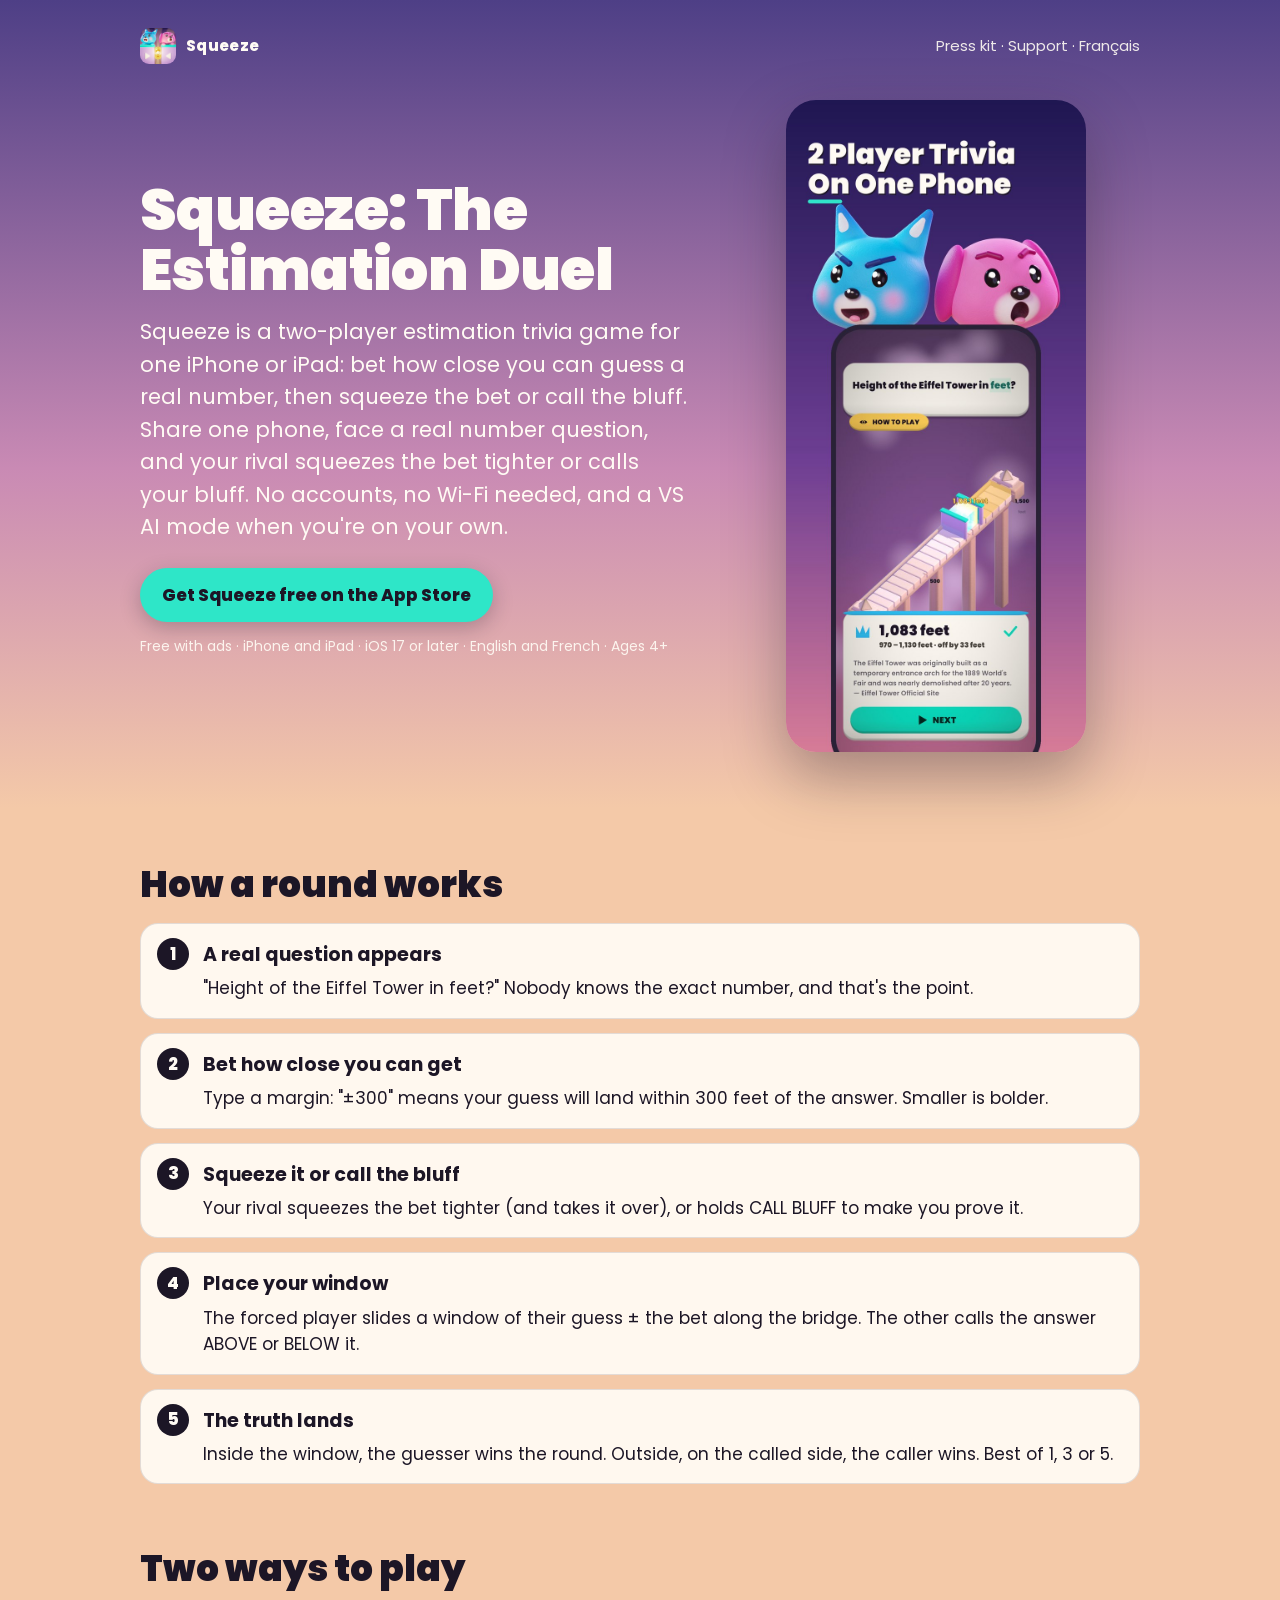
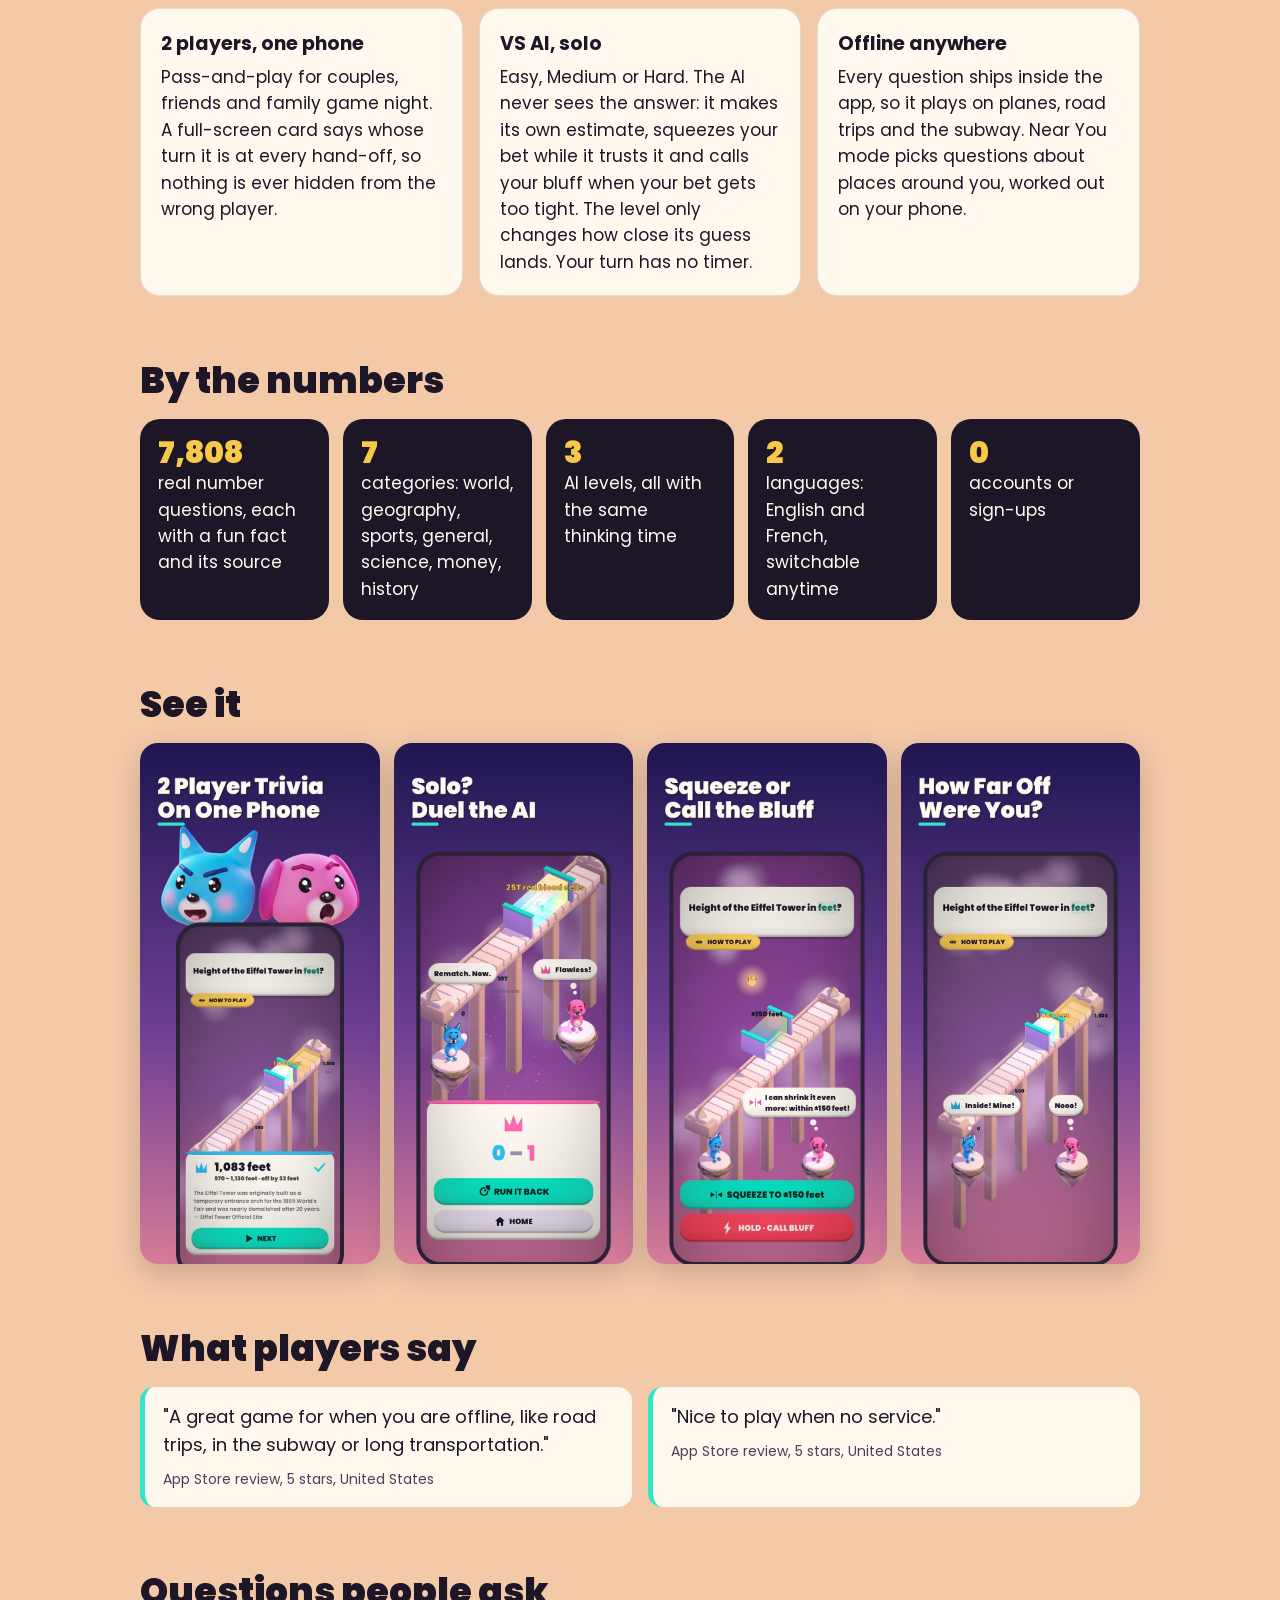
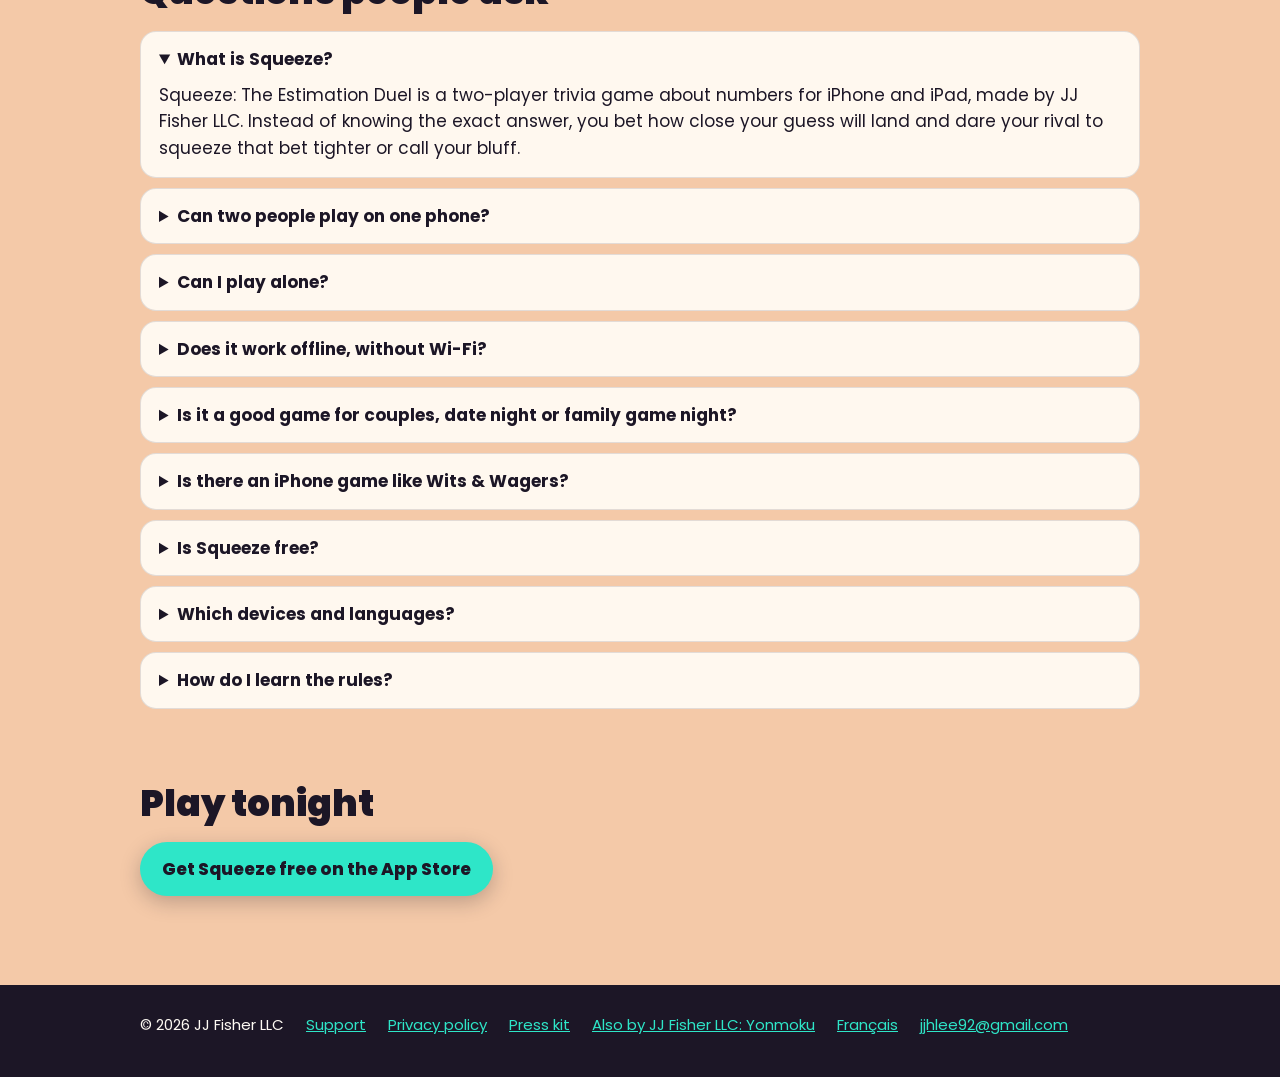
<file: index.html>
<!DOCTYPE html>
<html lang="en">
<head>
<meta charset="utf-8">
<meta name="viewport" content="width=device-width, initial-scale=1">
<title>Squeeze: The Estimation Duel, a two-player trivia game on one iPhone</title>
<meta name="description" content="Squeeze is a two-player estimation trivia game for one iPhone or iPad: bet how close you can guess a real number, then squeeze the bet or call the bluff. Free, plays offline, or solo against an AI.">
<link rel="canonical" href="https://jjfisherdev.github.io/">
<link rel="alternate" hreflang="en" href="https://jjfisherdev.github.io/">
<link rel="alternate" hreflang="fr" href="https://jjfisherdev.github.io/fr/">
<link rel="alternate" hreflang="x-default" href="https://jjfisherdev.github.io/">
<meta name="apple-itunes-app" content="app-id=6803632348">
<meta property="og:type" content="website">
<meta property="og:site_name" content="Squeeze: The Estimation Duel">
<meta property="og:title" content="Squeeze: The Estimation Duel">
<meta property="og:description" content="Two players, one phone: bet how close you can guess a real number, squeeze the bet or call the bluff. Free on iPhone and iPad, plays offline.">
<meta property="og:url" content="https://jjfisherdev.github.io/">
<meta property="og:image" content="https://jjfisherdev.github.io/img/og.jpg">
<meta property="og:image:width" content="1200"><meta property="og:image:height" content="630">
<meta name="twitter:card" content="summary_large_image">
<link rel="icon" type="image/png" href="/img/favicon-64.png">
<link rel="apple-touch-icon" href="/img/apple-touch-icon.png">
<link rel="preconnect" href="https://fonts.googleapis.com"><link rel="preconnect" href="https://fonts.gstatic.com" crossorigin>
<link rel="stylesheet" href="https://fonts.googleapis.com/css2?family=Poppins:wght@400;700;800;900&display=swap">
<link rel="stylesheet" href="/site.css">
<script type="application/ld+json">
{
  "@context": "https://schema.org",
  "@graph": [
    {
      "@type": ["MobileApplication", "VideoGame"],
      "@id": "https://jjfisherdev.github.io/#app",
      "name": "Squeeze: The Estimation Duel",
      "alternateName": ["Squeeze", "Squeeze: Le duel au pifomètre"],
      "description": "Squeeze is a two-player estimation trivia game for one iPhone or iPad: bet how close you can guess a real number, then squeeze the bet or call the bluff. Two players share one device, or one player duels an AI with three levels. Works offline, in English and French.",
      "url": "https://jjfisherdev.github.io/",
      "installUrl": "https://apps.apple.com/us/app/squeeze-the-estimation-duel/id6803632348",
      "sameAs": ["https://apps.apple.com/us/app/squeeze-the-estimation-duel/id6803632348", "https://apps.apple.com/fr/app/id6803632348"],
      "image": "https://jjfisherdev.github.io/img/icon-512.png",
      "screenshot": ["https://jjfisherdev.github.io/img/en-01-two-players.jpg", "https://jjfisherdev.github.io/img/en-04-squeeze-it.jpg"],
      "operatingSystem": "iOS 17.0 or later",
      "applicationCategory": "GameApplication",
      "applicationSubCategory": "Trivia",
      "genre": ["Trivia", "Party game", "Estimation game", "Board game"],
      "gamePlatform": ["iPhone", "iPad"],
      "playMode": ["SinglePlayer", "MultiPlayer"],
      "numberOfPlayers": {"@type": "QuantitativeValue", "minValue": 1, "maxValue": 2},
      "inLanguage": ["en", "fr"],
      "contentRating": "4+",
      "offers": {"@type": "Offer", "price": "0", "priceCurrency": "USD"},
      "publisher": {"@id": "https://jjfisherdev.github.io/#org"},
      "author": {"@id": "https://jjfisherdev.github.io/#org"}
    },
    {
      "@type": "Organization",
      "@id": "https://jjfisherdev.github.io/#org",
      "name": "JJ Fisher LLC",
      "url": "https://jjfisherdev.github.io/",
      "email": "jjhlee92@gmail.com"
    }
  ]
}
</script>
</head>
<body>
<header class="hero">
  <div class="wrap">
    <nav class="top">
      <a class="brand" href="/"><img src="/img/apple-touch-icon.png" alt="" width="36" height="36">Squeeze</a>
      <span><a href="/press/">Press kit</a> · <a href="/squeeze-support/">Support</a> · <a href="/fr/" hreflang="fr" lang="fr">Français</a></span>
    </nav>
    <div class="hero-grid">
      <div>
        <h1>Squeeze: The Estimation Duel</h1>
        <p class="lede">Squeeze is a two-player estimation trivia game for one iPhone or iPad: bet how close you can guess a real number, then squeeze the bet or call the bluff. Share one phone, face a real number question, and your rival squeezes the bet tighter or calls your bluff. No accounts, no Wi-Fi needed, and a VS AI mode when you're on your own.</p>
        <a class="cta" href="https://apps.apple.com/us/app/squeeze-the-estimation-duel/id6803632348">Get Squeeze free on the App Store</a>
        <p class="meta-line">Free with ads · iPhone and iPad · iOS 17 or later · English and French · Ages 4+</p>
      </div>
      <img class="hero-shot" src="/img/en-01-two-players.jpg" width="300" height="652" alt="2 Player Trivia On One Phone: the fox and the dog peek over the reveal of 'Height of the Eiffel Tower in feet?': 1,083 feet, inside the window.">
    </div>
  </div>
</header>

<main class="wrap">
  <section id="how">
    <h2>How a round works</h2>
    <ol class="steps">
      <li><h3>A real question appears</h3>"Height of the Eiffel Tower in feet?" Nobody knows the exact number, and that's the point.</li>
      <li><h3>Bet how close you can get</h3>Type a margin: "±300" means your guess will land within 300 feet of the answer. Smaller is bolder.</li>
      <li><h3>Squeeze it or call the bluff</h3>Your rival squeezes the bet tighter (and takes it over), or holds CALL BLUFF to make you prove it.</li>
      <li><h3>Place your window</h3>The forced player slides a window of their guess ± the bet along the bridge. The other calls the answer ABOVE or BELOW it.</li>
      <li><h3>The truth lands</h3>Inside the window, the guesser wins the round. Outside, on the called side, the caller wins. Best of 1, 3 or 5.</li>
    </ol>
  </section>

  <section id="modes">
    <h2>Two ways to play</h2>
    <div class="cards">
      <div class="card"><h3>2 players, one phone</h3>Pass-and-play for couples, friends and family game night. A full-screen card says whose turn it is at every hand-off, so nothing is ever hidden from the wrong player.</div>
      <div class="card"><h3>VS AI, solo</h3>Easy, Medium or Hard. The AI never sees the answer: it makes its own estimate, squeezes your bet while it trusts it and calls your bluff when your bet gets too tight. The level only changes how close its guess lands. Your turn has no timer.</div>
      <div class="card"><h3>Offline anywhere</h3>Every question ships inside the app, so it plays on planes, road trips and the subway. Near You mode picks questions about places around you, worked out on your phone.</div>
    </div>
  </section>

  <section id="numbers">
    <h2>By the numbers</h2>
    <div class="stats">
      <div class="stat"><b>7,808</b>real number questions, each with a fun fact and its source</div>
      <div class="stat"><b>7</b>categories: world, geography, sports, general, science, money, history</div>
      <div class="stat"><b>3</b>AI levels, all with the same thinking time</div>
      <div class="stat"><b>2</b>languages: English and French, switchable anytime</div>
      <div class="stat"><b>0</b>accounts or sign-ups</div>
    </div>
  </section>

  <section id="screens">
    <h2>See it</h2>
    <div class="shots">
      <img src="/img/en-01-two-players.jpg" width="720" height="1564" loading="lazy" alt="2 Player Trivia On One Phone: the reveal, 1,083 feet lands inside the window.">
      <img src="/img/en-02-vs-ai.jpg" width="720" height="1564" loading="lazy" alt="Solo? Duel the AI: the final score of a match against the AI, 0 to 1.">
      <img src="/img/en-04-squeeze-it.jpg" width="720" height="1564" loading="lazy" alt="Squeeze or call the bluff: SQUEEZE TO ±150 feet, or HOLD to call the bluff.">
      <img src="/img/en-09-the-reveal.jpg" width="720" height="1564" loading="lazy" alt="How far off were you? Inside the window, the guesser wins.">
    </div>
  </section>

  <section id="players">
    <h2>What players say</h2>
    <div class="cards">
      <blockquote><p>"A great game for when you are offline, like road trips, in the subway or long transportation."</p><cite>App Store review, 5 stars, United States</cite></blockquote>
      <blockquote><p>"Nice to play when no service."</p><cite>App Store review, 5 stars, United States</cite></blockquote>
    </div>
  </section>

  <section id="faq">
    <h2>Questions people ask</h2>
    <details open><summary>What is Squeeze?</summary><p>Squeeze: The Estimation Duel is a two-player trivia game about numbers for iPhone and iPad, made by JJ Fisher LLC. Instead of knowing the exact answer, you bet how close your guess will land and dare your rival to squeeze that bet tighter or call your bluff.</p></details>
    <details><summary>Can two people play on one phone?</summary><p>Yes. Squeeze is built for pass-and-play: two players share one iPhone or iPad and hand it back and forth. No second device, no accounts and no internet connection are needed.</p></details>
    <details><summary>Can I play alone?</summary><p>Yes. VS AI is a one-player mode against a computer opponent with three levels (Easy, Medium, Hard). The AI never sees the answer; the level only sets how accurate its own estimate is.</p></details>
    <details><summary>Does it work offline, without Wi-Fi?</summary><p>Yes. All 7,808 questions are inside the app, so the game plays fully offline, on planes, road trips and the subway. Ads need a connection; without one, the game simply carries on.</p></details>
    <details><summary>Is it a good game for couples, date night or family game night?</summary><p>That's what it was made for: one phone, two players, best of 1, 3 or 5 rounds, and a story at every reveal. Questions are suitable for all ages (rated 4+).</p></details>
    <details><summary>Is there an iPhone game like Wits &amp; Wagers?</summary><p>If you like estimation trivia, where being close is what counts, Squeeze is a head-to-head take on it for two players on one phone, with betting on your margin and bluffing. It is a different game, not affiliated with Wits &amp; Wagers or North Star Games.</p></details>
    <details><summary>Is Squeeze free?</summary><p>Yes, free with ads: one at the end of every second or third match (never during a turn), plus one when you change the question more than twice in a match. There are no purchases. Ads are non-personalized, and Squeeze never asks to track you.</p></details>
    <details><summary>Which devices and languages?</summary><p>iPhone and iPad with iOS 17 or later, in English and French. Squeeze is not available on Android.</p></details>
    <details><summary>How do I learn the rules?</summary><p>The first time you open Squeeze, a HOW TO PLAY card explains the game in three lines. START plays one guided round where you make every move, with a hand pointing at each control and a caption explaining it (about two minutes, SKIP at any time). A bet of ±300 feet means within 300 feet of the answer, above or below: a window 600 feet wide. HOW TO PLAY on the home screen replays it.</p></details>
  </section>

  <section id="get">
    <h2>Play tonight</h2>
    <p><a class="cta" href="https://apps.apple.com/us/app/squeeze-the-estimation-duel/id6803632348">Get Squeeze free on the App Store</a></p>
  </section>
</main>

<footer>
  <div class="wrap">
    <div class="row">
      <span>© 2026 JJ Fisher LLC</span>
      <a href="/squeeze-support/">Support</a>
      <a href="/squeeze-support/privacy.html">Privacy policy</a>
      <a href="/press/">Press kit</a>
      <a href="/yonmoku-site/">Also by JJ Fisher LLC: Yonmoku</a>
      <a href="/fr/" hreflang="fr" lang="fr">Français</a>
      <a href="mailto:jjhlee92@gmail.com">jjhlee92@gmail.com</a>
    </div>
  </div>
</footer>
</body>
</html>
</file>
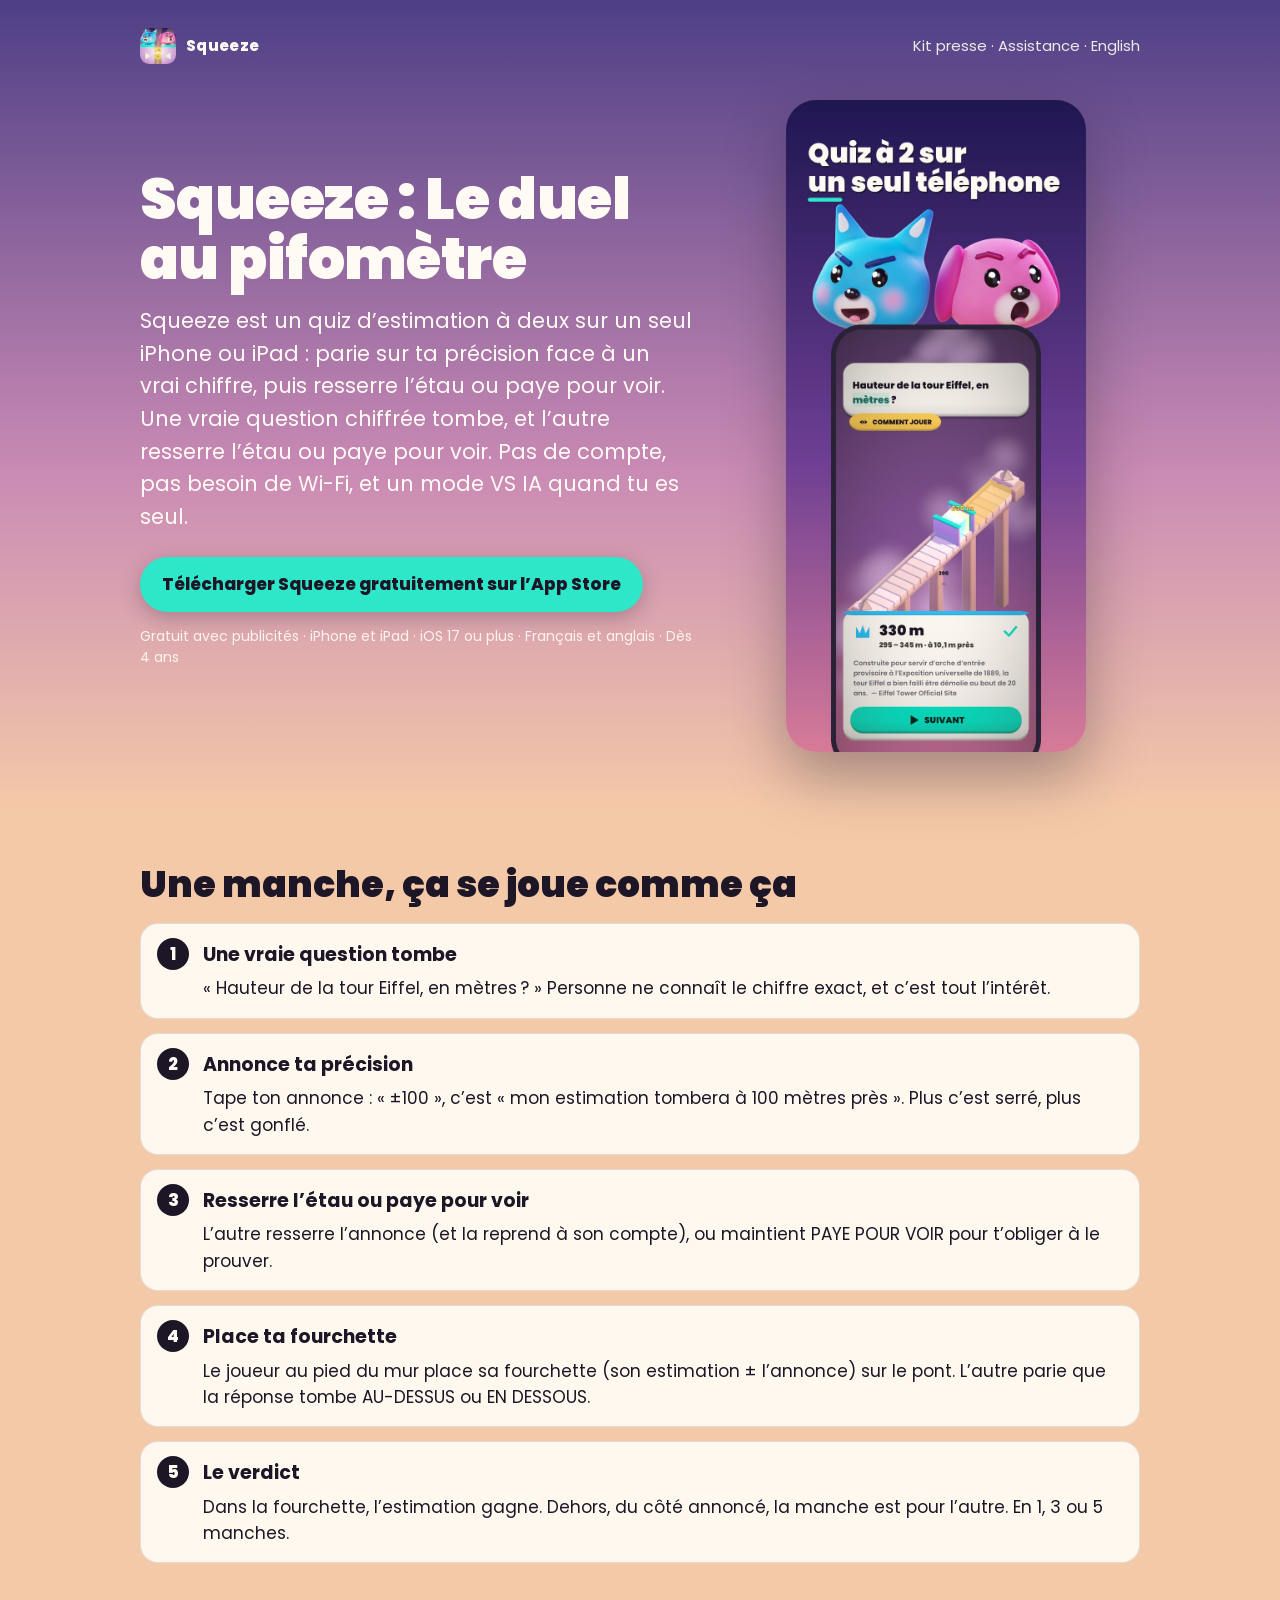
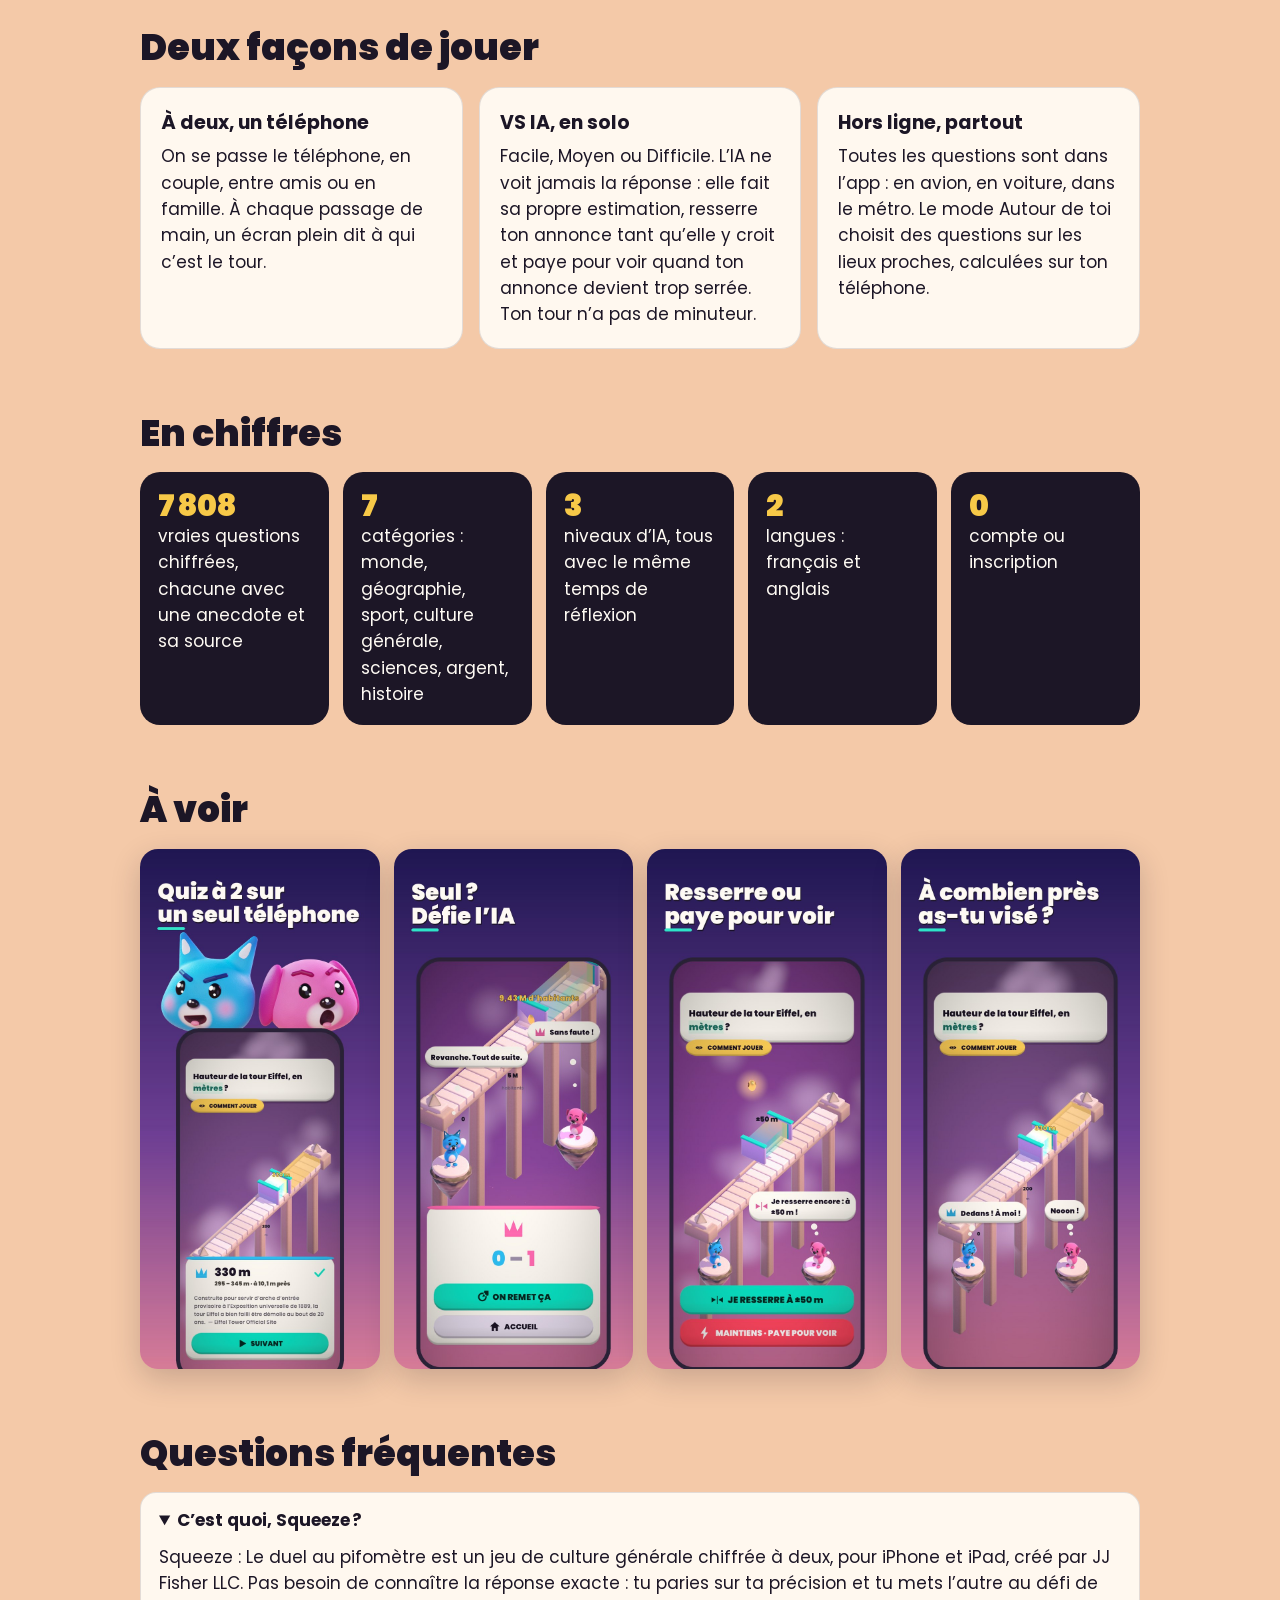
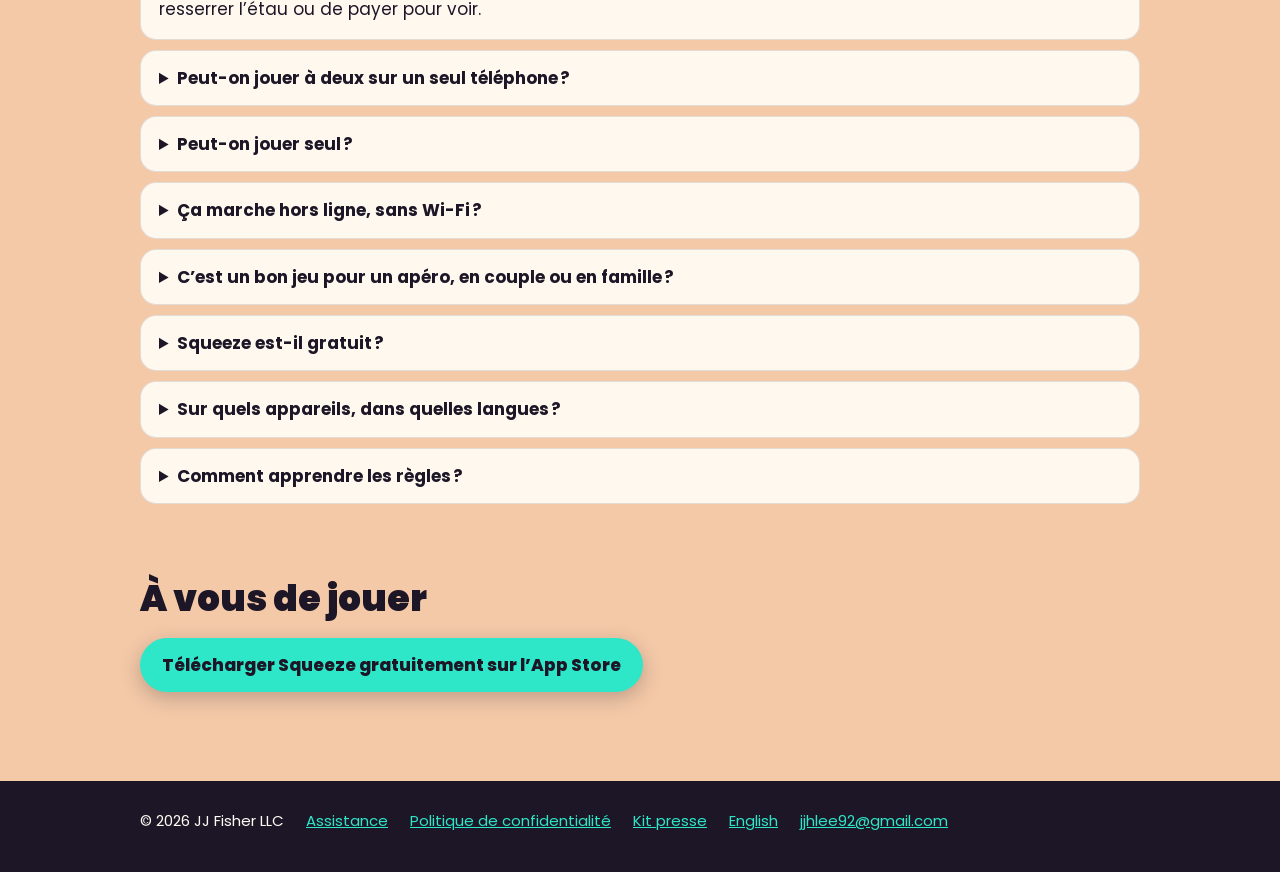
<file: fr/index.html>
<!DOCTYPE html>
<html lang="fr">
<head>
<meta charset="utf-8">
<meta name="viewport" content="width=device-width, initial-scale=1">
<title>Squeeze : Le duel au pifomètre, un jeu à deux sur un seul iPhone</title>
<meta name="description" content="Squeeze est un quiz d’estimation à deux sur un seul iPhone ou iPad : parie sur ta précision face à un vrai chiffre, puis resserre l’étau ou paye pour voir. Gratuit, hors ligne, ou en solo contre une IA.">
<link rel="canonical" href="https://jjfisherdev.github.io/fr/">
<link rel="alternate" hreflang="en" href="https://jjfisherdev.github.io/">
<link rel="alternate" hreflang="fr" href="https://jjfisherdev.github.io/fr/">
<link rel="alternate" hreflang="x-default" href="https://jjfisherdev.github.io/">
<meta name="apple-itunes-app" content="app-id=6803632348">
<meta property="og:type" content="website">
<meta property="og:site_name" content="Squeeze : Le duel au pifomètre">
<meta property="og:title" content="Squeeze : Le duel au pifomètre">
<meta property="og:description" content="Deux joueurs, un téléphone, de vrais chiffres. Parie sur ta précision, resserre l’étau ou paye pour voir. Gratuit sur iPhone et iPad, hors ligne.">
<meta property="og:url" content="https://jjfisherdev.github.io/fr/">
<meta property="og:image" content="https://jjfisherdev.github.io/img/og.jpg">
<meta property="og:locale" content="fr_FR">
<meta name="twitter:card" content="summary_large_image">
<link rel="icon" type="image/png" href="/img/favicon-64.png">
<link rel="apple-touch-icon" href="/img/apple-touch-icon.png">
<link rel="preconnect" href="https://fonts.googleapis.com"><link rel="preconnect" href="https://fonts.gstatic.com" crossorigin>
<link rel="stylesheet" href="https://fonts.googleapis.com/css2?family=Poppins:wght@400;700;800;900&display=swap">
<link rel="stylesheet" href="/site.css">
<script type="application/ld+json">
{"@context": "https://schema.org", "@type": ["MobileApplication", "VideoGame"], "@id": "https://jjfisherdev.github.io/#app",
 "name": "Squeeze : Le duel au pifomètre", "inLanguage": "fr", "url": "https://jjfisherdev.github.io/fr/",
 "description": "Squeeze est un quiz d’estimation à deux sur un seul iPhone ou iPad : parie sur ta précision face à un vrai chiffre, puis resserre l’étau ou paye pour voir. À deux sur un seul appareil, ou seul contre une IA à trois niveaux. Fonctionne hors ligne, en français et en anglais.",
 "installUrl": "https://apps.apple.com/fr/app/squeeze-the-estimation-duel/id6803632348",
 "operatingSystem": "iOS 17.0 ou version ultérieure", "applicationCategory": "GameApplication",
 "offers": {"@type": "Offer", "price": "0", "priceCurrency": "EUR"}}
</script>
</head>
<body>
<header class="hero">
  <div class="wrap">
    <nav class="top">
      <a class="brand" href="/fr/"><img src="/img/apple-touch-icon.png" alt="" width="36" height="36">Squeeze</a>
      <span><a href="/press/">Kit presse</a> · <a href="/squeeze-support/fr/">Assistance</a> · <a href="/" hreflang="en" lang="en">English</a></span>
    </nav>
    <div class="hero-grid">
      <div>
        <h1>Squeeze : Le duel au pifomètre</h1>
        <p class="lede">Squeeze est un quiz d’estimation à deux sur un seul iPhone ou iPad : parie sur ta précision face à un vrai chiffre, puis resserre l’étau ou paye pour voir. Une vraie question chiffrée tombe, et l’autre resserre l’étau ou paye pour voir. Pas de compte, pas besoin de Wi-Fi, et un mode VS IA quand tu es seul.</p>
        <a class="cta" href="https://apps.apple.com/fr/app/squeeze-the-estimation-duel/id6803632348">Télécharger Squeeze gratuitement sur l’App Store</a>
        <p class="meta-line">Gratuit avec publicités · iPhone et iPad · iOS 17 ou plus · Français et anglais · Dès 4 ans</p>
      </div>
      <img class="hero-shot" src="/img/fr-01-two-players.jpg" width="300" height="652" alt="Quiz à 2 sur un seul téléphone : le renard et le chien guettent le verdict de « Hauteur de la tour Eiffel, en mètres ? » : 330 m, dans la fourchette.">
    </div>
  </div>
</header>
<main class="wrap">
  <section id="manche">
    <h2>Une manche, ça se joue comme ça</h2>
    <ol class="steps">
      <li><h3>Une vraie question tombe</h3>« Hauteur de la tour Eiffel, en mètres ? » Personne ne connaît le chiffre exact, et c’est tout l’intérêt.</li>
      <li><h3>Annonce ta précision</h3>Tape ton annonce : « ±100 », c’est « mon estimation tombera à 100 mètres près ». Plus c’est serré, plus c’est gonflé.</li>
      <li><h3>Resserre l’étau ou paye pour voir</h3>L’autre resserre l’annonce (et la reprend à son compte), ou maintient PAYE POUR VOIR pour t’obliger à le prouver.</li>
      <li><h3>Place ta fourchette</h3>Le joueur au pied du mur place sa fourchette (son estimation ± l’annonce) sur le pont. L’autre parie que la réponse tombe AU-DESSUS ou EN DESSOUS.</li>
      <li><h3>Le verdict</h3>Dans la fourchette, l’estimation gagne. Dehors, du côté annoncé, la manche est pour l’autre. En 1, 3 ou 5 manches.</li>
    </ol>
  </section>
  <section id="modes">
    <h2>Deux façons de jouer</h2>
    <div class="cards">
      <div class="card"><h3>À deux, un téléphone</h3>On se passe le téléphone, en couple, entre amis ou en famille. À chaque passage de main, un écran plein dit à qui c’est le tour.</div>
      <div class="card"><h3>VS IA, en solo</h3>Facile, Moyen ou Difficile. L’IA ne voit jamais la réponse : elle fait sa propre estimation, resserre ton annonce tant qu’elle y croit et paye pour voir quand ton annonce devient trop serrée. Ton tour n’a pas de minuteur.</div>
      <div class="card"><h3>Hors ligne, partout</h3>Toutes les questions sont dans l’app : en avion, en voiture, dans le métro. Le mode Autour de toi choisit des questions sur les lieux proches, calculées sur ton téléphone.</div>
    </div>
  </section>
  <section id="chiffres">
    <h2>En chiffres</h2>
    <div class="stats">
      <div class="stat"><b>7 808</b>vraies questions chiffrées, chacune avec une anecdote et sa source</div>
      <div class="stat"><b>7</b>catégories : monde, géographie, sport, culture générale, sciences, argent, histoire</div>
      <div class="stat"><b>3</b>niveaux d’IA, tous avec le même temps de réflexion</div>
      <div class="stat"><b>2</b>langues : français et anglais</div>
      <div class="stat"><b>0</b>compte ou inscription</div>
    </div>
  </section>
  <section id="ecrans">
    <h2>À voir</h2>
    <div class="shots">
      <img src="/img/fr-01-two-players.jpg" width="720" height="1564" loading="lazy" alt="Quiz à 2 sur un seul téléphone : le verdict, 330 m tombe dans la fourchette.">
      <img src="/img/fr-02-vs-ai.jpg" width="720" height="1564" loading="lazy" alt="Seul ? Défie l’IA : le score final d’un match contre l’IA, 0 à 1.">
      <img src="/img/fr-04-squeeze-it.jpg" width="720" height="1564" loading="lazy" alt="Resserre ou paye pour voir : JE RESSERRE À ±50 m, ou MAINTIENS pour payer pour voir.">
      <img src="/img/fr-09-the-reveal.jpg" width="720" height="1564" loading="lazy" alt="À combien près as-tu visé ? Dans la fourchette, l’estimation gagne.">
    </div>
  </section>
  <section id="faq">
    <h2>Questions fréquentes</h2>
    <details open><summary>C’est quoi, Squeeze ?</summary><p>Squeeze : Le duel au pifomètre est un jeu de culture générale chiffrée à deux, pour iPhone et iPad, créé par JJ Fisher LLC. Pas besoin de connaître la réponse exacte : tu paries sur ta précision et tu mets l’autre au défi de resserrer l’étau ou de payer pour voir.</p></details>
    <details><summary>Peut-on jouer à deux sur un seul téléphone ?</summary><p>Oui. Squeeze se joue en se passant un seul iPhone ou iPad. Pas de deuxième appareil, pas de compte, pas de connexion.</p></details>
    <details><summary>Peut-on jouer seul ?</summary><p>Oui, en VS IA, contre un adversaire informatique à trois niveaux. L’IA ne voit jamais la réponse ; le niveau change seulement la précision de son estimation.</p></details>
    <details><summary>Ça marche hors ligne, sans Wi-Fi ?</summary><p>Oui. Les 7 808 questions sont dans l’app, donc le jeu fonctionne entièrement hors ligne. Les publicités ont besoin d’une connexion ; sans connexion, la partie continue simplement.</p></details>
    <details><summary>C’est un bon jeu pour un apéro, en couple ou en famille ?</summary><p>C’est fait pour ça : un téléphone, deux joueurs, en 1, 3 ou 5 manches, et une histoire à chaque verdict. Les questions conviennent à tous les âges (dès 4 ans).</p></details>
    <details><summary>Squeeze est-il gratuit ?</summary><p>Oui, gratuit avec publicités : une à la fin d’un match sur deux ou trois (jamais pendant un tour), plus une quand tu changes de question plus de deux fois dans un match. Aucun achat. Publicités non personnalisées, sans suivi.</p></details>
    <details><summary>Sur quels appareils, dans quelles langues ?</summary><p>iPhone et iPad sous iOS 17 ou plus, en français et en anglais. Squeeze n’existe pas sur Android.</p></details>
    <details><summary>Comment apprendre les règles ?</summary><p>À la première ouverture, une carte COMMENT JOUER explique le jeu en trois lignes. COMMENCER lance une manche guidée où tu fais chaque geste, une main te montrant chaque commande et une légende l’expliquant (deux minutes environ, PASSER à tout moment). Une annonce de ±100 mètres, c’est tomber à 100 mètres près de la réponse, au-dessus ou en dessous : une fourchette de 200 mètres de large. COMMENT JOUER, sur l’accueil, la rejoue.</p></details>
  </section>
  <section id="jouer">
    <h2>À vous de jouer</h2>
    <p><a class="cta" href="https://apps.apple.com/fr/app/squeeze-the-estimation-duel/id6803632348">Télécharger Squeeze gratuitement sur l’App Store</a></p>
  </section>
</main>
<footer>
  <div class="wrap"><div class="row">
    <span>© 2026 JJ Fisher LLC</span>
    <a href="/squeeze-support/fr/">Assistance</a>
    <a href="/squeeze-support/fr/privacy.html">Politique de confidentialité</a>
    <a href="/press/">Kit presse</a>
    <a href="/" hreflang="en" lang="en">English</a>
    <a href="mailto:jjhlee92@gmail.com">jjhlee92@gmail.com</a>
  </div></div>
</footer>
</body>
</html>
</file>
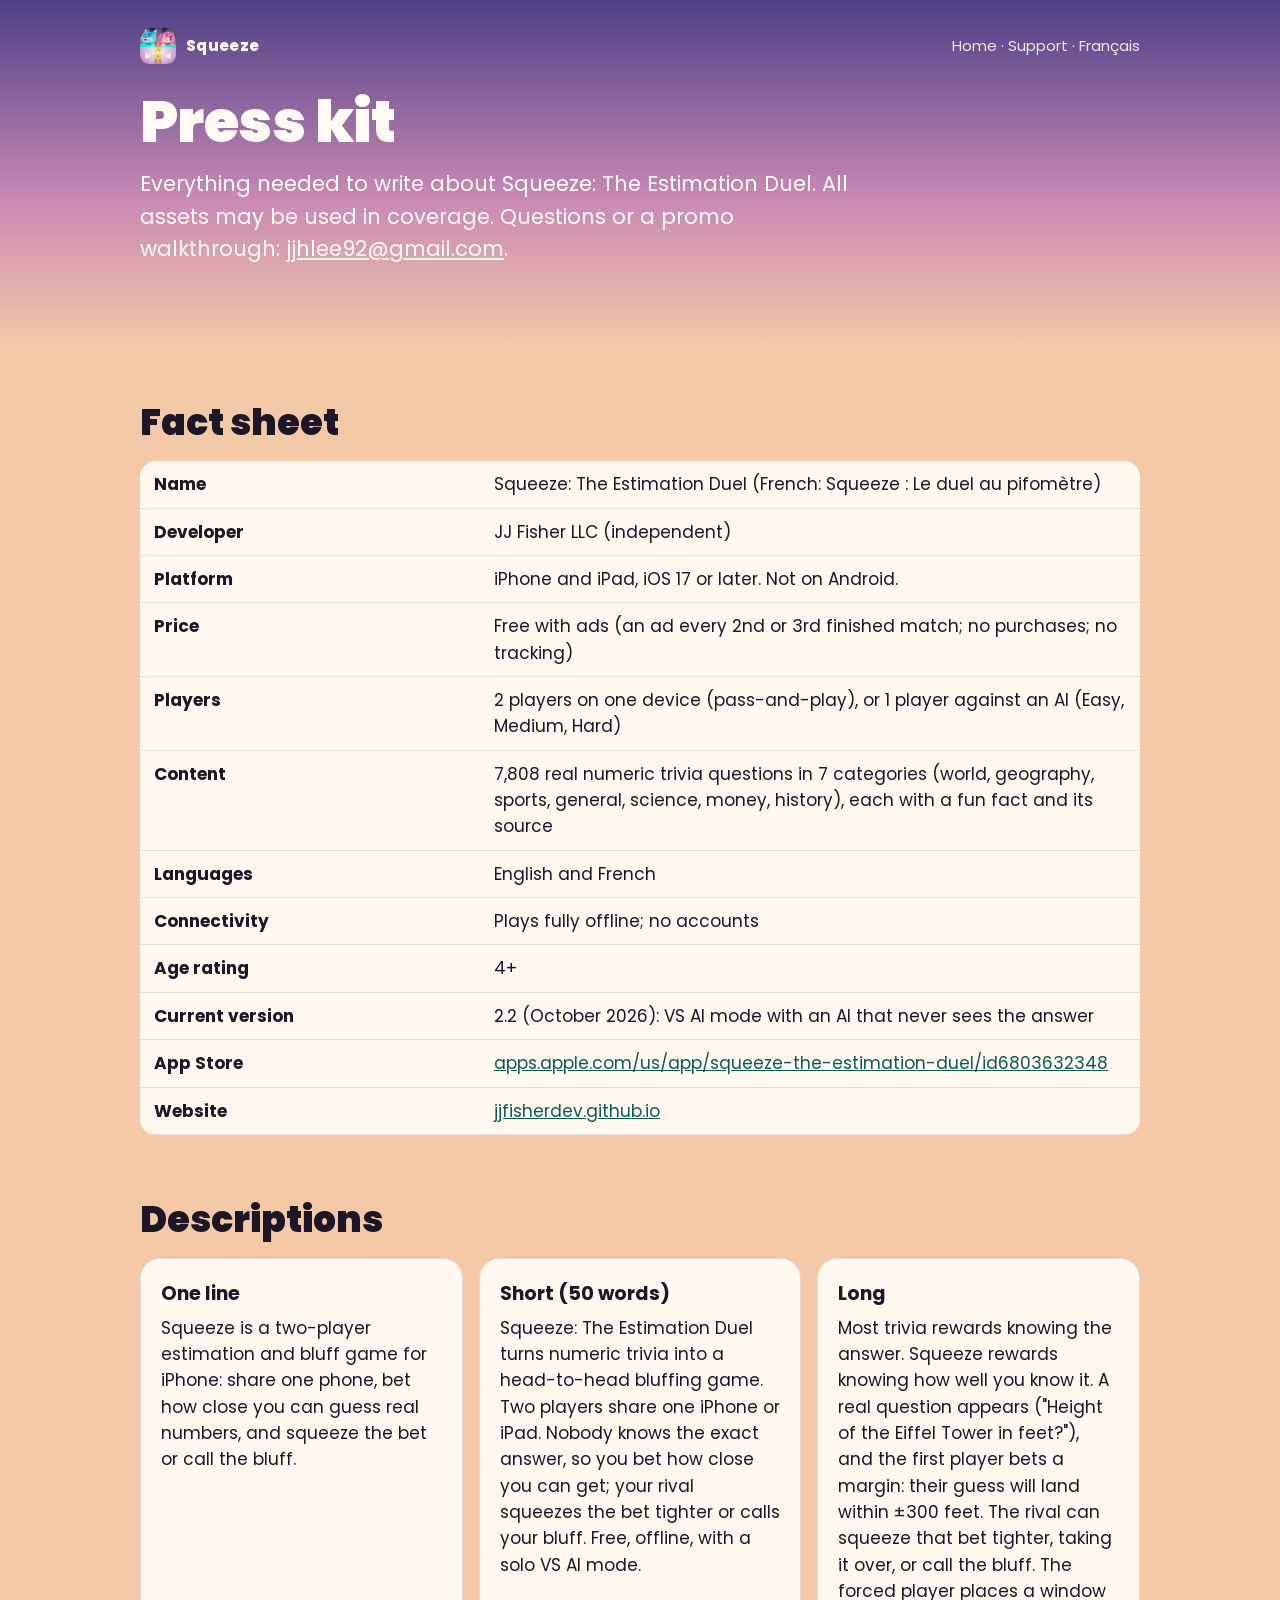
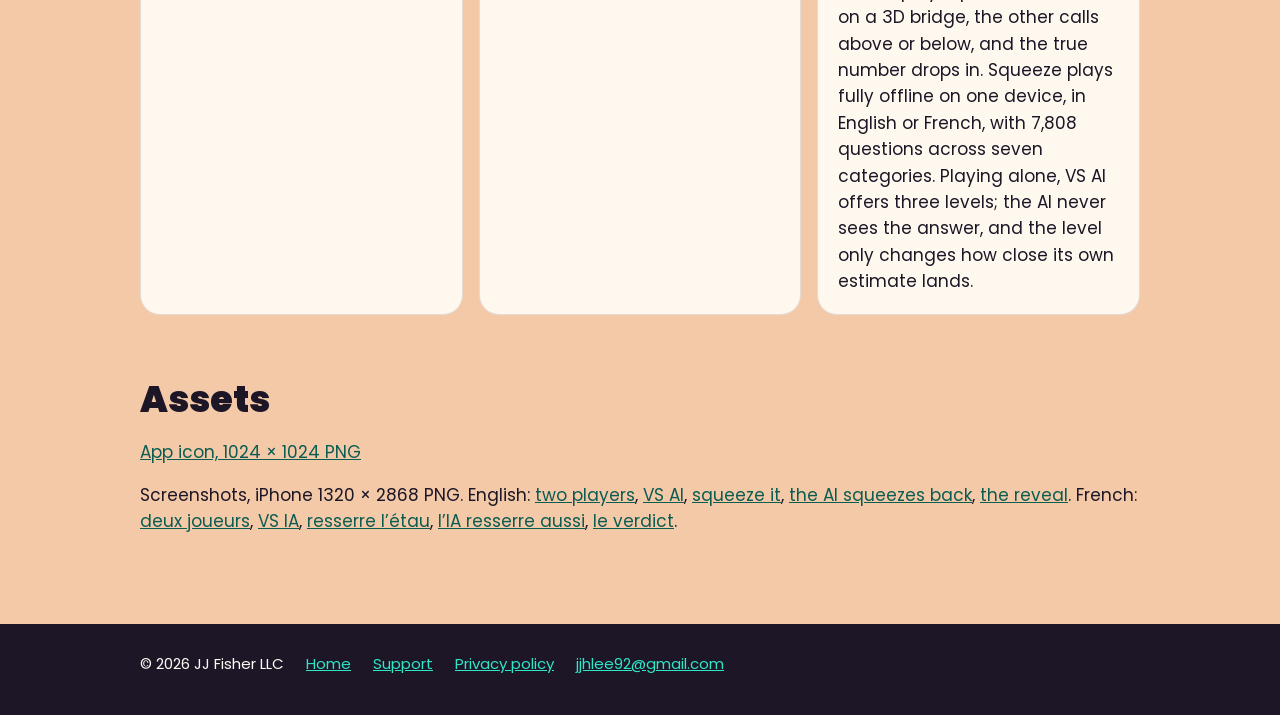
<file: press/index.html>
<!DOCTYPE html>
<html lang="en">
<head>
<meta charset="utf-8">
<meta name="viewport" content="width=device-width, initial-scale=1">
<title>Squeeze press kit: facts, descriptions, screenshots</title>
<meta name="description" content="Press kit for Squeeze: The Estimation Duel, a two-player estimation and bluff game for iPhone and iPad by JJ Fisher LLC. Fact sheet, ready-to-use descriptions, icon and screenshots in English and French.">
<link rel="canonical" href="https://jjfisherdev.github.io/press/">
<meta property="og:title" content="Squeeze press kit">
<meta property="og:image" content="https://jjfisherdev.github.io/img/og.jpg">
<link rel="icon" type="image/png" href="/img/favicon-64.png">
<link rel="preconnect" href="https://fonts.googleapis.com"><link rel="preconnect" href="https://fonts.gstatic.com" crossorigin>
<link rel="stylesheet" href="https://fonts.googleapis.com/css2?family=Poppins:wght@400;700;800;900&display=swap">
<link rel="stylesheet" href="/site.css">
</head>
<body>
<header class="hero">
  <div class="wrap">
    <nav class="top">
      <a class="brand" href="/"><img src="/img/apple-touch-icon.png" alt="" width="36" height="36">Squeeze</a>
      <span><a href="/">Home</a> · <a href="/squeeze-support/">Support</a> · <a href="/fr/" lang="fr">Français</a></span>
    </nav>
    <h1 style="margin-top:28px">Press kit</h1>
    <p class="lede">Everything needed to write about Squeeze: The Estimation Duel. All assets may be used in coverage. Questions or a promo walkthrough: <a style="color:var(--paper)" href="mailto:jjhlee92@gmail.com">jjhlee92@gmail.com</a>.</p>
  </div>
</header>
<main class="wrap">
  <section>
    <h2>Fact sheet</h2>
    <table class="facts">
      <tr><th>Name</th><td>Squeeze: The Estimation Duel (French: Squeeze : Le duel au pifomètre)</td></tr>
      <tr><th>Developer</th><td>JJ Fisher LLC (independent)</td></tr>
      <tr><th>Platform</th><td>iPhone and iPad, iOS 17 or later. Not on Android.</td></tr>
      <tr><th>Price</th><td>Free with ads (an ad every 2nd or 3rd finished match; no purchases; no tracking)</td></tr>
      <tr><th>Players</th><td>2 players on one device (pass-and-play), or 1 player against an AI (Easy, Medium, Hard)</td></tr>
      <tr><th>Content</th><td>7,808 real numeric trivia questions in 7 categories (world, geography, sports, general, science, money, history), each with a fun fact and its source</td></tr>
      <tr><th>Languages</th><td>English and French</td></tr>
      <tr><th>Connectivity</th><td>Plays fully offline; no accounts</td></tr>
      <tr><th>Age rating</th><td>4+</td></tr>
      <tr><th>Current version</th><td>2.2 (October 2026): VS AI mode with an AI that never sees the answer</td></tr>
      <tr><th>App Store</th><td><a href="https://apps.apple.com/us/app/squeeze-the-estimation-duel/id6803632348">apps.apple.com/us/app/squeeze-the-estimation-duel/id6803632348</a></td></tr>
      <tr><th>Website</th><td><a href="https://jjfisherdev.github.io/">jjfisherdev.github.io</a></td></tr>
    </table>
  </section>
  <section>
    <h2>Descriptions</h2>
    <div class="cards">
      <div class="card"><h3>One line</h3>Squeeze is a two-player estimation and bluff game for iPhone: share one phone, bet how close you can guess real numbers, and squeeze the bet or call the bluff.</div>
      <div class="card"><h3>Short (50 words)</h3>Squeeze: The Estimation Duel turns numeric trivia into a head-to-head bluffing game. Two players share one iPhone or iPad. Nobody knows the exact answer, so you bet how close you can get; your rival squeezes the bet tighter or calls your bluff. Free, offline, with a solo VS AI mode.</div>
      <div class="card"><h3>Long</h3>Most trivia rewards knowing the answer. Squeeze rewards knowing how well you know it. A real question appears ("Height of the Eiffel Tower in feet?"), and the first player bets a margin: their guess will land within ±300 feet. The rival can squeeze that bet tighter, taking it over, or call the bluff. The forced player places a window on a 3D bridge, the other calls above or below, and the true number drops in. Squeeze plays fully offline on one device, in English or French, with 7,808 questions across seven categories. Playing alone, VS AI offers three levels; the AI never sees the answer, and the level only changes how close its own estimate lands.</div>
    </div>
  </section>
  <section>
    <h2>Assets</h2>
    <p><a href="/press/squeeze-icon-1024.png">App icon, 1024 × 1024 PNG</a></p>
    <p>Screenshots, iPhone 1320 × 2868 PNG. English:
      <a href="/press/squeeze-en-01-two-players.png">two players</a>,
      <a href="/press/squeeze-en-02-vs-ai.png">VS AI</a>,
      <a href="/press/squeeze-en-04-squeeze-it.png">squeeze it</a>,
      <a href="/press/squeeze-en-05-the-ai-squeezes.png">the AI squeezes back</a>,
      <a href="/press/squeeze-en-09-the-reveal.png">the reveal</a>.
      French:
      <a href="/press/squeeze-fr-01-two-players.png">deux joueurs</a>,
      <a href="/press/squeeze-fr-02-vs-ai.png">VS IA</a>,
      <a href="/press/squeeze-fr-04-squeeze-it.png">resserre l’étau</a>,
      <a href="/press/squeeze-fr-05-the-ai-squeezes.png">l’IA resserre aussi</a>,
      <a href="/press/squeeze-fr-09-the-reveal.png">le verdict</a>.</p>
  </section>
</main>
<footer>
  <div class="wrap"><div class="row">
    <span>© 2026 JJ Fisher LLC</span>
    <a href="/">Home</a>
    <a href="/squeeze-support/">Support</a>
    <a href="/squeeze-support/privacy.html">Privacy policy</a>
    <a href="mailto:jjhlee92@gmail.com">jjhlee92@gmail.com</a>
  </div></div>
</footer>
</body>
</html>
</file>
<file: site.css>
/* Squeeze: one stylesheet for the product pages. The game's own palette (World/Palette.cs): dusk sky, paper, ink,
   teal = commit, coral = force, gold = truth. */
:root {
  --sky-top: #4E3F86; --sky-mid: #C98AB4; --sky-low: #F4C9A8;
  --paper: #FFFBF4; --ink: #1C1626; --ink-soft: #4A4058; --teal: #2EE6C8; --teal-ink: #0B5C51;
  --coral: #F0506E; --gold: #F7C948; --card: rgba(255, 251, 244, 0.94); --line: rgba(28, 22, 38, 0.12);
}
* { box-sizing: border-box; }
html { -webkit-text-size-adjust: 100%; }
body {
  margin: 0; color: var(--ink); background: var(--sky-low);
  font: 17px/1.55 "Poppins", system-ui, -apple-system, "Segoe UI", sans-serif;
}
a { color: var(--teal-ink); }
img { max-width: 100%; height: auto; display: block; }
.wrap { max-width: 1040px; margin: 0 auto; padding: 0 20px; }
header.hero {
  background: linear-gradient(180deg, var(--sky-top) 0%, var(--sky-mid) 58%, var(--sky-low) 100%);
  color: var(--paper); padding: 28px 0 56px;
}
nav.top { display: flex; justify-content: space-between; align-items: center; gap: 12px; font-size: 15px; }
nav.top a { color: var(--paper); text-decoration: none; opacity: .9; }
nav.top .brand { display: flex; align-items: center; gap: 10px; font-weight: 800; letter-spacing: .02em; opacity: 1; }
nav.top .brand img { width: 36px; height: 36px; border-radius: 9px; }
.hero-grid { display: grid; grid-template-columns: 1.15fr .85fr; gap: 40px; align-items: center; margin-top: 36px; }
h1 { font-size: clamp(34px, 5.4vw, 58px); line-height: 1.04; margin: 0 0 16px; font-weight: 900; letter-spacing: -.01em; }
.lede { font-size: clamp(18px, 2.2vw, 21px); max-width: 34em; margin: 0 0 24px; }
.cta { display: inline-flex; align-items: center; gap: 10px; background: var(--teal); color: var(--ink); font-weight: 800;
  text-decoration: none; padding: 14px 22px; border-radius: 999px; box-shadow: 0 6px 20px rgba(28, 22, 38, .25); }
.cta:hover { filter: brightness(1.05); }
.meta-line { margin-top: 14px; font-size: 14px; opacity: .92; }
.hero-shot { justify-self: center; max-width: 300px; border-radius: 30px; box-shadow: 0 24px 60px rgba(28, 22, 38, .35); }
main section { padding: 56px 0 8px; }
h2 { font-size: clamp(26px, 3.4vw, 36px); line-height: 1.15; margin: 0 0 18px; font-weight: 900; }
h3 { font-size: 19px; margin: 0 0 6px; }
.steps { counter-reset: step; list-style: none; padding: 0; margin: 0; display: grid; gap: 14px; }
.steps li { counter-increment: step; background: var(--card); border: 1px solid var(--line); border-radius: 18px; padding: 16px 18px 16px 62px; position: relative; }
.steps li::before { content: counter(step); position: absolute; left: 16px; top: 14px; width: 32px; height: 32px; border-radius: 50%;
  background: var(--ink); color: var(--paper); font-weight: 800; display: grid; place-items: center; }
.cards { display: grid; grid-template-columns: repeat(auto-fit, minmax(230px, 1fr)); gap: 16px; }
.card { background: var(--card); border: 1px solid var(--line); border-radius: 20px; padding: 20px; }
.stats { display: grid; grid-template-columns: repeat(auto-fit, minmax(150px, 1fr)); gap: 14px; }
.stat { background: var(--ink); color: var(--paper); border-radius: 20px; padding: 18px; }
.stat b { display: block; font-size: 30px; line-height: 1.1; font-weight: 900; color: var(--gold); }
.shots { display: grid; grid-template-columns: repeat(4, 1fr); gap: 14px; }
.shots img { border-radius: 18px; box-shadow: 0 10px 30px rgba(28, 22, 38, .2); }
blockquote { margin: 0; background: var(--card); border-left: 5px solid var(--teal); border-radius: 14px; padding: 16px 18px; }
blockquote p { margin: 0 0 6px; font-size: 18px; }
blockquote cite { font-style: normal; font-size: 14px; color: var(--ink-soft); }
details { background: var(--card); border: 1px solid var(--line); border-radius: 16px; padding: 14px 18px; margin-bottom: 10px; }
summary { cursor: pointer; font-weight: 700; }
details p { margin: 10px 0 2px; }
footer { margin-top: 64px; padding: 28px 0 40px; background: var(--ink); color: var(--paper); font-size: 15px; }
footer a { color: var(--teal); }
footer .row { display: flex; flex-wrap: wrap; gap: 8px 22px; }
table.facts { border-collapse: collapse; width: 100%; background: var(--card); border-radius: 16px; overflow: hidden; }
table.facts th, table.facts td { text-align: left; padding: 10px 14px; border-bottom: 1px solid var(--line); vertical-align: top; }
table.facts th { width: 34%; font-weight: 700; }
table.facts td, .card, .lede { overflow-wrap: anywhere; }
table.facts { table-layout: fixed; }
@media (max-width: 760px) {
  .hero-grid { grid-template-columns: 1fr; }
  .hero-shot { max-width: 240px; }
  .shots { grid-template-columns: repeat(2, 1fr); }
}
</file>
